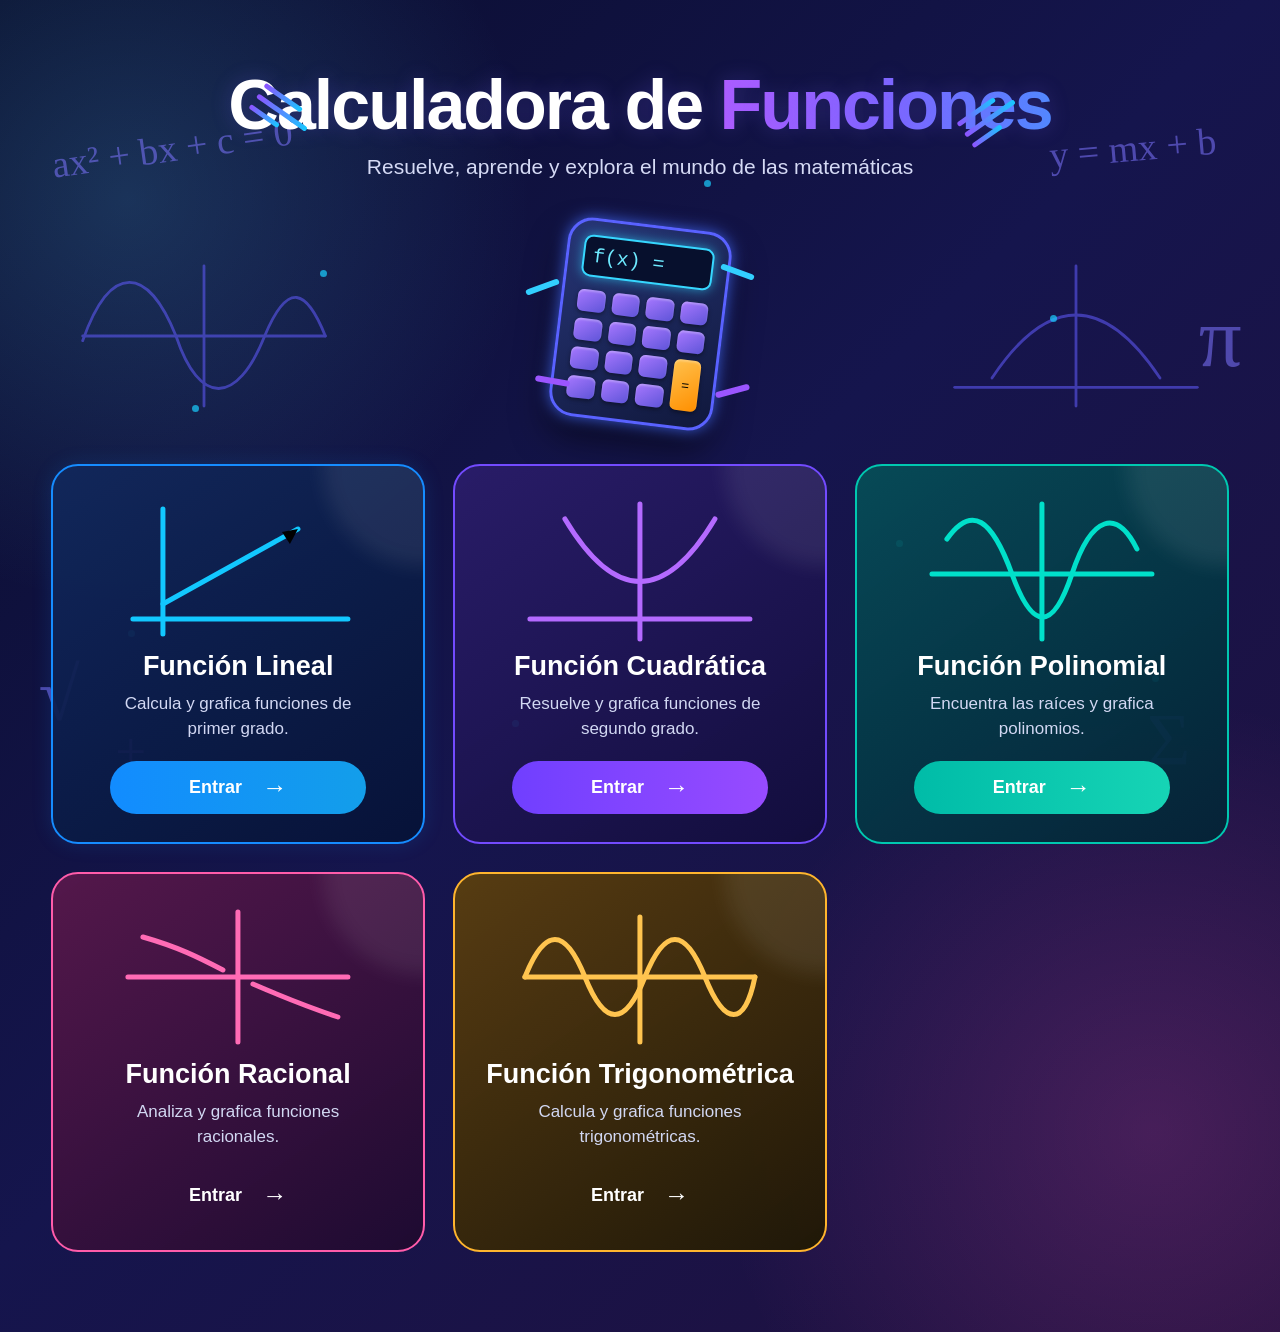
<file: index.html>
<!DOCTYPE html>
<html lang="es">
<head>
    <meta charset="UTF-8">
    <meta name="viewport" content="width=device-width, initial-scale=1.0">

    <title>Calculadora de Funciones</title>

    <link rel="stylesheet" href="css/style.css">
</head>

<body>

    <!-- FONDO MATEMÁTICO -->
    <div class="math-background">

        <span class="formula formula-1">ax² + bx + c = 0</span>
        <span class="formula formula-2">y = mx + b</span>
        <span class="formula formula-3">π</span>
        <span class="formula formula-4">√</span>
        <span class="formula formula-5">+</span>
        <span class="formula formula-6">Σ</span>

        <div class="graph graph-left">
            <svg viewBox="0 0 300 180">
                <line x1="20" y1="90" x2="280" y2="90" />
                <line x1="150" y1="15" x2="150" y2="165" />

                <path d="M20 95
                         C50 10, 90 15, 120 90
                         C145 165, 185 165, 215 90
                         C240 30, 260 40, 280 90" />
            </svg>
        </div>

        <div class="graph graph-right">
            <svg viewBox="0 0 300 180">
                <line x1="20" y1="145" x2="280" y2="145" />
                <line x1="150" y1="15" x2="150" y2="165" />

                <path d="M60 135
                         Q150 0 240 135" />
            </svg>
        </div>

    </div>


    <!-- CONTENIDO PRINCIPAL -->
    <main class="container">

        <!-- TITULO -->
        <header class="header">

            <div class="decor-lines left-lines">
                <span></span>
                <span></span>
                <span></span>
            </div>

            <h1>
                Calculadora de
                <span>Funciones</span>
            </h1>

            <p>
                Resuelve, aprende y explora el mundo de las matemáticas
            </p>

            <div class="decor-lines right-lines">
                <span></span>
                <span></span>
                <span></span>
            </div>

        </header>


        <!-- CALCULADORA DECORATIVA -->
        <section class="calculator-area">

            <div class="calculator">

                <div class="calculator-screen">
                    <span>f(x) =</span>
                </div>

                <div class="calculator-buttons">

                    <button></button>
                    <button></button>
                    <button></button>
                    <button></button>

                    <button></button>
                    <button></button>
                    <button></button>
                    <button></button>

                    <button></button>
                    <button></button>
                    <button></button>
                    <button class="equal">=</button>

                    <button></button>
                    <button></button>
                    <button></button>

                </div>

            </div>

            <div class="calculator-lines">
                <span></span>
                <span></span>
                <span></span>
                <span></span>
            </div>

        </section>


        <!-- TARJETAS DE FUNCIONES -->
        <section class="cards">


            <!-- LINEAL -->
            <article class="card linear-card">

                <div class="card-graph">

                    <svg viewBox="0 0 260 150">

                        <line x1="25" y1="125" x2="240" y2="125" />
                        <line x1="55" y1="140" x2="55" y2="15" />

                        <line x1="55" y1="110"
                              x2="190" y2="35" />

                        <polygon points="190,35 174,38 182,50" />

                    </svg>

                </div>

                <h2>Función Lineal</h2>

                <p>
                    Calcula y grafica funciones
                    de primer grado.
                </p>

                <a href="paginas/lineal.html" class="enter-button">
                    Entrar
                    <span>→</span>
                </a>

            </article>


            <!-- CUADRÁTICA -->
            <article class="card quadratic-card">

                <div class="card-graph">

                    <svg viewBox="0 0 260 150">

                        <line x1="20" y1="125" x2="240" y2="125" />
                        <line x1="130" y1="145" x2="130" y2="10" />

                        <path d="M55 25 Q130 150 205 25" />

                    </svg>

                </div>

                <h2>Función Cuadrática</h2>

                <p>
                    Resuelve y grafica funciones
                    de segundo grado.
                </p>

                <a href="paginas/cuadratica.html" class="enter-button">
                    Entrar
                    <span>→</span>
                </a>

            </article>


            <!-- POLINOMIAL -->
            <article class="card polynomial-card">

                <div class="card-graph">

                    <svg viewBox="0 0 260 150">

                        <line x1="20" y1="80" x2="240" y2="80" />
                        <line x1="130" y1="145" x2="130" y2="10" />

                        <path d="M35 45
                                 C60 10, 80 25, 100 80
                                 C120 135, 140 140, 160 80
                                 C180 20, 205 15, 225 55" />

                    </svg>

                </div>

                <h2>Función Polinomial</h2>

                <p>
                    Encuentra las raíces y grafica
                    polinomios.
                </p>

                <a href="paginas/polinomial.html" class="enter-button">
                    Entrar
                    <span>→</span>
                </a>

            </article>


            <!-- RACIONAL -->
            <article class="card rational-card">

                <div class="card-graph">

                    <svg viewBox="0 0 260 150">

                        <line x1="20" y1="75" x2="240" y2="75" />
                        <line x1="130" y1="10" x2="130" y2="140" />

                        <path d="M35 35
                                 C70 45, 90 55, 115 68" />

                        <path d="M145 82
                                 C175 95, 200 105, 230 115" />

                    </svg>

                </div>

                <h2>Función Racional</h2>

                <p>
                    Analiza y grafica funciones
                    racionales.
                </p>

                <a href="paginas/racional.html" class="enter-button">
                    Entrar
                    <span>→</span>
                </a>

            </article>


            <!-- TRIGONOMÉTRICA -->
            <article class="card trigonometric-card">

                <div class="card-graph">

                    <svg viewBox="0 0 260 150">

                        <line x1="15" y1="75" x2="245" y2="75" />
                        <line x1="130" y1="15" x2="130" y2="140" />

                        <path d="M15 75
                                 C35 25, 55 25, 75 75
                                 C95 125, 115 125, 135 75
                                 C155 25, 175 25, 195 75
                                 C215 125, 235 125, 245 75" />

                    </svg>

                </div>

                <h2>Función Trigonométrica</h2>

                <p>
                    Calcula y grafica funciones
                    trigonométricas.
                </p>

                <a href="paginas/trigonometrica.html" class="enter-button">
                    Entrar
                    <span>→</span>
                </a>

            </article>


        </section>

    </main>


    <!-- PARTICULAS -->
    <div class="particles">

        <span></span>
        <span></span>
        <span></span>
        <span></span>
        <span></span>
        <span></span>
        <span></span>
        <span></span>

    </div>


</body>
</html>
</file>
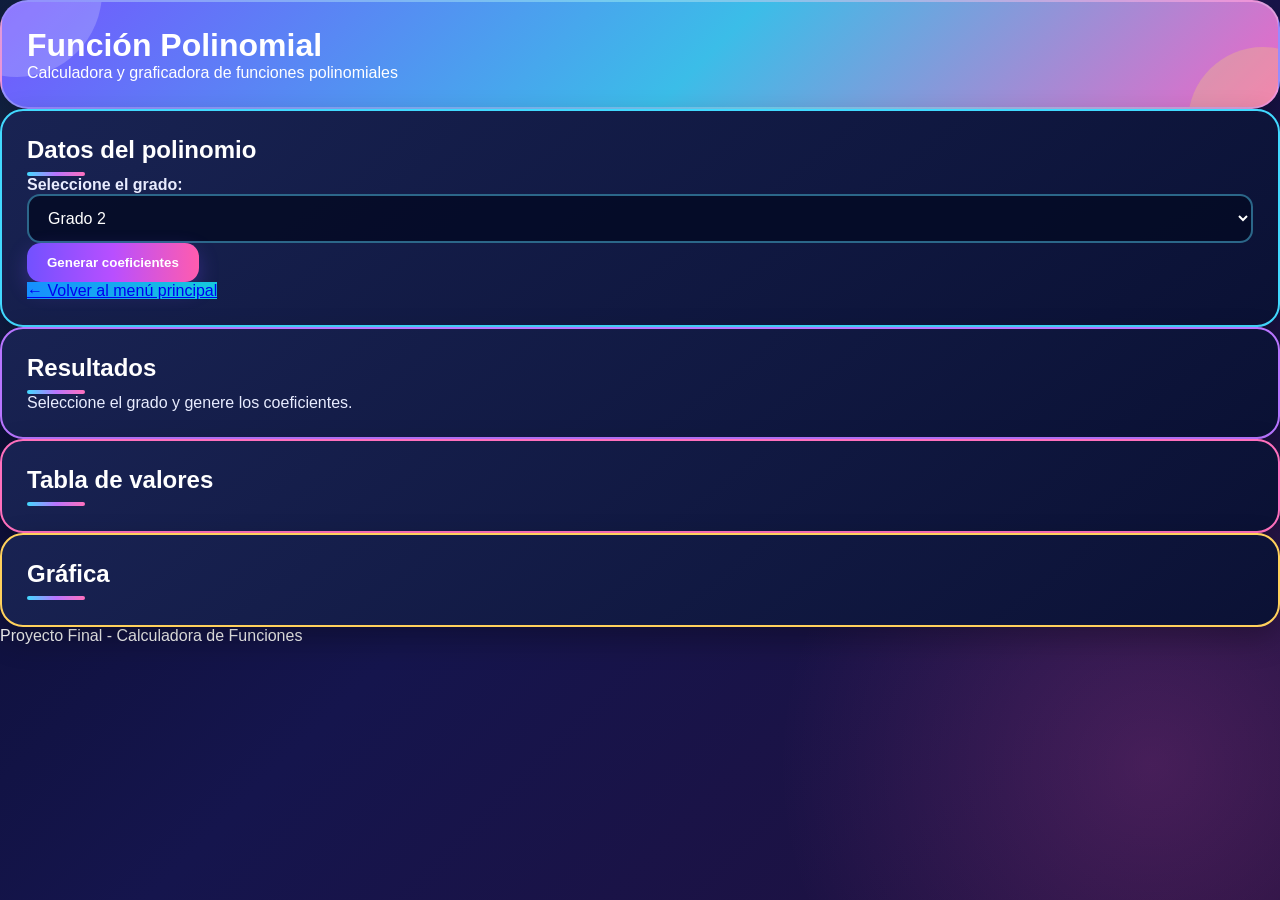
<file: paginas/polinomial.html>
<!DOCTYPE html>
<html lang="es">

<head>

    <meta charset="UTF-8">

    <meta name="viewport"
          content="width=device-width, initial-scale=1.0">

    <title>Función Polinomial</title>

    <link rel="stylesheet"
          href="../css/style.css">

    <script src="https://cdn.plot.ly/plotly-3.1.0.min.js"></script>

</head>


<body>

<header class="encabezado">

    <h1>Función Polinomial</h1>

    <p>
        Calculadora y graficadora de funciones polinomiales
    </p>

</header>


<main class="contenedor">


    <section>

        <h2>Datos del polinomio</h2>


        <label for="grado">
            Seleccione el grado:
        </label>


        <select id="grado">

            <option value="1">
                Grado 1
            </option>

            <option value="2" selected>
                Grado 2
            </option>

            <option value="3">
                Grado 3
            </option>

        </select>


        <button
            id="generar"
            type="button">

            Generar coeficientes

        </button>


        <div id="coeficientes"></div>


        <button
            id="calcular"
            type="button"
            style="display: none;">

            Calcular función

        </button>


        <a href="../index.html"
           class="volver">

            ← Volver al menú principal

        </a>

    </section>



    <section>

        <h2>Resultados</h2>

        <div id="resultado">

            Seleccione el grado y genere los coeficientes.

        </div>

    </section>



    <section>

        <h2>Tabla de valores</h2>

        <div id="tablaValores"></div>

    </section>



    <section>

        <h2>Gráfica</h2>

        <div id="graficaFuncion"></div>

    </section>


</main>


<footer>

    <p>
        Proyecto Final - Calculadora de Funciones
    </p>

</footer>


<script src="../js/polinomial.js"></script>

</body>

</html>
</file>
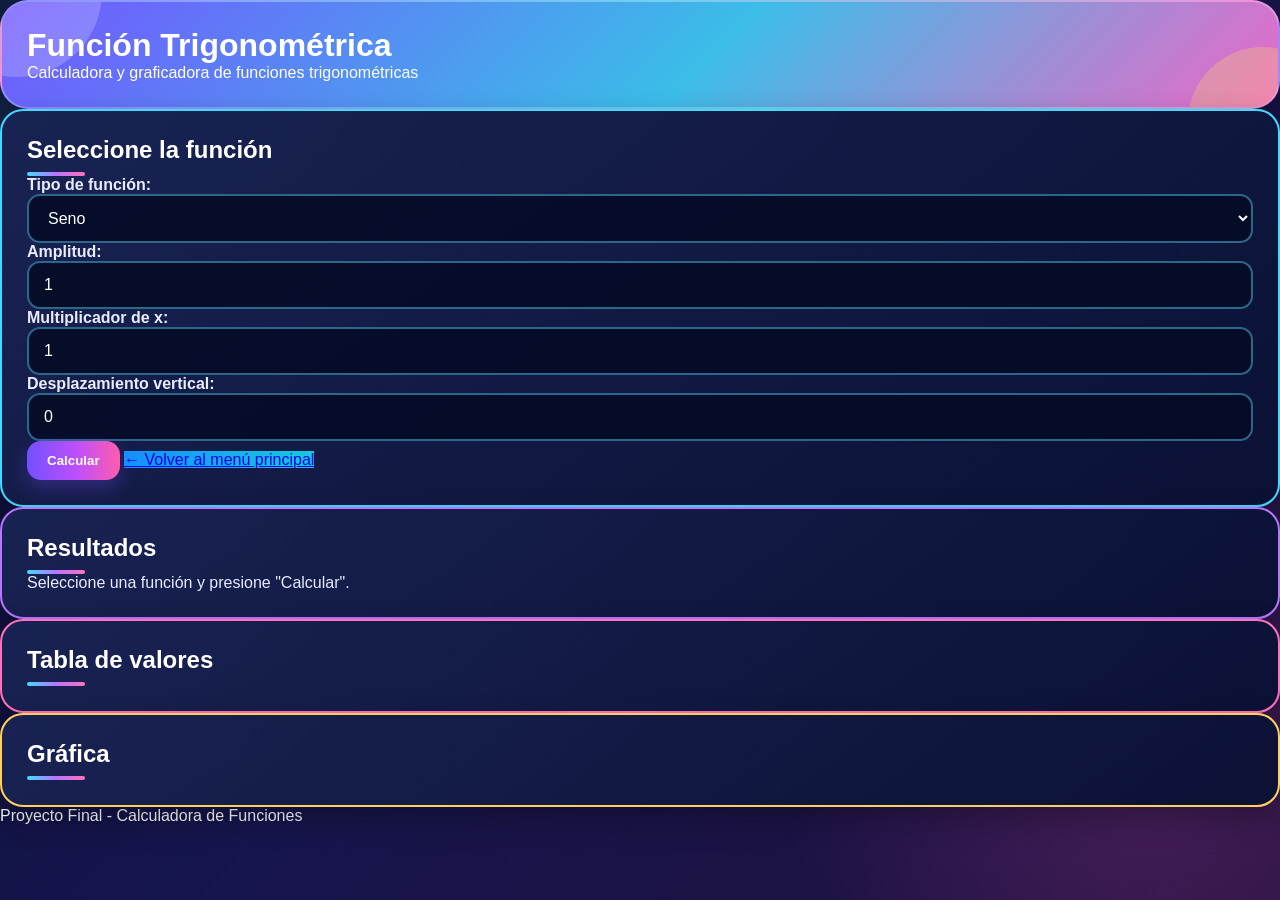
<file: paginas/trigonometrica.html>
<!DOCTYPE html>
<html lang="es">

<head>

    <meta charset="UTF-8">

    <meta name="viewport"
          content="width=device-width, initial-scale=1.0">

    <title>Función Trigonométrica</title>

    <link rel="stylesheet"
          href="../css/style.css">

    <!-- Plotly -->
    <script src="https://cdn.plot.ly/plotly-3.1.0.min.js"></script>

</head>


<body>

<header class="encabezado">

    <h1>Función Trigonométrica</h1>

    <p>
        Calculadora y graficadora de funciones trigonométricas
    </p>

</header>


<main class="contenedor">


    <section>

        <h2>Seleccione la función</h2>


        <label for="tipoFuncion">
            Tipo de función:
        </label>


        <select id="tipoFuncion">

            <option value="sin">
                Seno
            </option>

            <option value="cos">
                Coseno
            </option>

            <option value="tan">
                Tangente
            </option>

        </select>


        <label for="amplitud">
            Amplitud:
        </label>


        <input
            type="number"
            id="amplitud"
            value="1"
            step="0.1"
        >


        <label for="periodo">
            Multiplicador de x:
        </label>


        <input
            type="number"
            id="periodo"
            value="1"
            step="0.1"
        >


        <label for="desplazamiento">
            Desplazamiento vertical:
        </label>


        <input
            type="number"
            id="desplazamiento"
            value="0"
            step="0.1"
        >


        <button
            id="calcular"
            type="button">

            Calcular

        </button>


        <a
            href="../index.html"
            class="volver">

            ← Volver al menú principal

        </a>

    </section>



    <section>

        <h2>Resultados</h2>


        <div id="resultado">

            Seleccione una función y presione
            "Calcular".

        </div>

    </section>



    <section>

        <h2>Tabla de valores</h2>

        <div id="tablaValores"></div>

    </section>



    <section>

        <h2>Gráfica</h2>

        <div id="graficaFuncion"></div>

    </section>


</main>


<footer>

    <p>
        Proyecto Final - Calculadora de Funciones
    </p>

</footer>


<script src="../js/trigonometrica.js"></script>

</body>

</html>
</file>
<file: css/style.css>
/* ================================
   CONFIGURACIÓN GENERAL
================================ */

* {
    margin: 0;
    padding: 0;
    box-sizing: border-box;
}

html {
    scroll-behavior: smooth;
}

body {
    min-height: 100vh;
    font-family: "Segoe UI", Arial, sans-serif;
    color: white;

    background:
        radial-gradient(circle at 50% 25%, #172e69 0%, transparent 35%),
        linear-gradient(135deg, #030b24, #071544 50%, #080c2c);

    overflow-x: hidden;
}


/* ================================
   CONTENEDOR
================================ */

.container {
    position: relative;
    z-index: 5;

    width: min(1200px, 92%);
    margin: auto;

    padding: 65px 0 80px;
}


/* ================================
   FONDO MATEMÁTICO
================================ */

.math-background {
    position: fixed;
    inset: 0;

    pointer-events: none;
    z-index: 1;

    overflow: hidden;
}

.formula {
    position: absolute;

    font-family: "Cambria Math", serif;
    font-size: 38px;

    color: #7f76ff;

    opacity: 0.55;

    animation: floatFormula 6s ease-in-out infinite;
}

.formula-1 {
    left: 4%;
    top: 14%;
    transform: rotate(-8deg);
}

.formula-2 {
    right: 5%;
    top: 14%;
    transform: rotate(-5deg);

    animation-delay: 1s;
}

.formula-3 {
    right: 3%;
    top: 32%;

    font-size: 85px;

    animation-delay: 2s;
}

.formula-4 {
    left: 3%;
    bottom: 18%;

    font-size: 75px;

    animation-delay: 1.5s;
}

.formula-5 {
    left: 9%;
    bottom: 13%;

    font-size: 55px;

    color: #b45cff;
}

.formula-6 {
    right: 7%;
    bottom: 13%;

    font-size: 75px;

    color: #7059ff;

    animation-delay: 2.5s;
}


@keyframes floatFormula {

    0%,
    100% {
        transform: translateY(0) rotate(-5deg);
    }

    50% {
        transform: translateY(-18px) rotate(2deg);
    }
}


/* ================================
   GRAFICAS DEL FONDO
================================ */

.graph {
    position: absolute;

    width: 280px;

    opacity: 0.55;
}

.graph svg {
    width: 100%;
    height: auto;
}

.graph line,
.graph path {
    fill: none;

    stroke: #635cff;
    stroke-width: 3;

    stroke-linecap: round;
}

.graph-left {
    left: 5%;
    top: 28%;
}

.graph-right {
    right: 5%;
    top: 28%;
}

.graph-right path {
    stroke: #635cff;
}


/* ================================
   HEADER
================================ */

.header {
    position: relative;

    text-align: center;

    margin-bottom: 20px;
}

.header h1 {
    font-size: clamp(42px, 6vw, 70px);

    font-weight: 800;

    letter-spacing: -2px;

    text-shadow:
        0 0 20px rgba(120, 100, 255, 0.25);
}

.header h1 span {
    background: linear-gradient(
        90deg,
        #b15cff,
        #8066ff,
        #4f8cff
    );

    -webkit-background-clip: text;
    background-clip: text;

    color: transparent;
}

.header p {
    margin-top: 10px;

    font-size: 21px;

    color: #d5daf5;
}


/* ================================
   LINEAS DECORATIVAS
================================ */

.decor-lines {
    position: absolute;

    top: 35px;

    width: 70px;

    display: flex;
    flex-direction: column;

    gap: 8px;
}

.decor-lines span {
    height: 5px;

    border-radius: 20px;

    background: linear-gradient(
        90deg,
        #8e52ff,
        #17c8ff
    );
}

.left-lines {
    left: 17%;
    transform: rotate(35deg);
}

.right-lines {
    right: 17%;
    transform: rotate(-35deg);
}

.decor-lines span:nth-child(1) {
    width: 45px;
}

.decor-lines span:nth-child(2) {
    width: 60px;
}

.decor-lines span:nth-child(3) {
    width: 35px;
}


/* ================================
   CALCULADORA
================================ */

.calculator-area {
    position: relative;

    display: flex;
    justify-content: center;
    align-items: center;

    height: 250px;
}

.calculator {
    width: 165px;
    height: 200px;

    padding: 14px;

    border-radius: 25px;

    background:
        linear-gradient(145deg, #273576, #10183c);

    border: 3px solid #5962ff;

    box-shadow:
        0 0 15px rgba(69, 109, 255, 0.8),
        0 20px 35px rgba(0, 0, 0, 0.5);

    transform: rotate(7deg);

    animation: calculatorFloat 4s ease-in-out infinite;
}

@keyframes calculatorFloat {

    0%,
    100% {
        transform: translateY(0) rotate(7deg);
    }

    50% {
        transform: translateY(-12px) rotate(4deg);
    }
}

.calculator-screen {
    height: 42px;

    padding: 8px;

    border: 2px solid #36d7ff;

    border-radius: 9px;

    background: #07102d;

    color: #6eeaff;

    font-family: monospace;

    font-size: 20px;

    box-shadow:
        0 0 12px rgba(48, 215, 255, 0.6);
}

.calculator-buttons {
    display: grid;

    grid-template-columns: repeat(4, 1fr);

    gap: 7px;

    margin-top: 13px;
}

.calculator-buttons button {
    height: 22px;

    border: none;

    border-radius: 6px;

    background: linear-gradient(
        145deg,
        #a878ff,
        #5e54d8
    );

    box-shadow:
        inset 0 2px 2px rgba(255,255,255,0.25),
        0 2px 4px rgba(0,0,0,0.4);
}

.calculator-buttons .equal {
    height: 51px;

    grid-row: span 2;

    background: linear-gradient(
        145deg,
        #ffc14d,
        #ff8f00
    );
}


/* ================================
   DESTELLOS DE LA CALCULADORA
================================ */

.calculator-lines {
    position: absolute;

    width: 260px;
    height: 220px;

    pointer-events: none;
}

.calculator-lines span {
    position: absolute;

    width: 35px;
    height: 6px;

    border-radius: 20px;

    background: #32cfff;

    animation: sparkle 2s ease-in-out infinite;
}

.calculator-lines span:nth-child(1) {
    left: 15px;
    top: 70px;
    transform: rotate(-20deg);
}

.calculator-lines span:nth-child(2) {
    right: 15px;
    top: 55px;
    transform: rotate(20deg);
}

.calculator-lines span:nth-child(3) {
    left: 25px;
    bottom: 50px;
    transform: rotate(10deg);

    background: #9b55ff;
}

.calculator-lines span:nth-child(4) {
    right: 20px;
    bottom: 40px;
    transform: rotate(-15deg);

    background: #9b55ff;
}

@keyframes sparkle {

    0%,
    100% {
        opacity: 0.4;
        transform: scale(0.8);
    }

    50% {
        opacity: 1;
        transform: scale(1.15);
    }
}


/* ================================
   TARJETAS
================================ */

.cards {
    display: grid;

    grid-template-columns:
        repeat(3, 1fr);

    gap: 28px;

    margin-top: 15px;
}

.card {
    position: relative;

    min-height: 380px;

    padding: 25px;

    text-align: center;

    border-radius: 27px;

    background:
        linear-gradient(
            145deg,
            rgba(18, 40, 92, 0.95),
            rgba(6, 18, 55, 0.95)
        );

    border: 2px solid;

    overflow: hidden;

    transition:
        transform 0.35s ease,
        box-shadow 0.35s ease;
}


/* efecto hover */

.card:hover {
    transform: translateY(-12px) scale(1.02);
}

.card::before {
    content: "";

    position: absolute;

    width: 200px;
    height: 200px;

    border-radius: 50%;

    top: -100px;
    right: -100px;

    background: rgba(255,255,255,0.08);

    filter: blur(10px);
}


/* COLORES DE TARJETAS */

.linear-card {
    border-color: #168cff;

    box-shadow:
        0 0 20px rgba(22, 140, 255, 0.15);
}

.linear-card:hover {
    box-shadow:
        0 0 35px rgba(22, 140, 255, 0.45);
}

.quadratic-card {
    border-color: #734bff;

    background:
        linear-gradient(
            145deg,
            rgba(44, 30, 108, 0.9),
            rgba(18, 13, 60, 0.95)
        );
}

.quadratic-card:hover {
    box-shadow:
        0 0 35px rgba(115, 75, 255, 0.45);
}

.polynomial-card {
    border-color: #00c8b0;

    background:
        linear-gradient(
            145deg,
            rgba(5, 80, 88, 0.9),
            rgba(4, 35, 54, 0.95)
        );
}

.polynomial-card:hover {
    box-shadow:
        0 0 35px rgba(0, 200, 176, 0.45);
}


/* ================================
   GRAFICAS DE TARJETAS
================================ */

.card-graph {
    height: 155px;

    display: flex;
    justify-content: center;
    align-items: center;
}

.card-graph svg {
    width: 100%;
    height: 150px;
}

.card-graph line,
.card-graph path {
    fill: none;

    stroke-width: 5;

    stroke-linecap: round;

    stroke-linejoin: round;
}

.linear-card .card-graph line,
.linear-card .card-graph path {
    stroke: #12c8ff;
}

.quadratic-card .card-graph line,
.quadratic-card .card-graph path {
    stroke: #b46aff;
}

.polynomial-card .card-graph line,
.polynomial-card .card-graph path {
    stroke: #00e0ca;
}


/* ================================
   TITULOS
================================ */

.card h2 {
    position: relative;

    font-size: 27px;

    margin-top: 5px;

    color: white;
}

.card p {
    position: relative;

    margin: 10px auto 20px;

    max-width: 260px;

    color: #d2d8f3;

    font-size: 17px;

    line-height: 1.45;
}


/* ================================
   BOTON ENTRAR
================================ */

.enter-button {
    position: relative;

    display: flex;

    align-items: center;
    justify-content: center;

    gap: 20px;

    width: 80%;

    margin: auto;

    padding: 12px 20px;

    border-radius: 30px;

    color: white;

    text-decoration: none;

    font-size: 18px;

    font-weight: 700;

    transition:
        transform 0.25s ease,
        box-shadow 0.25s ease;
}

.enter-button span {
    font-size: 25px;

    transition:
        transform 0.25s ease;
}

.enter-button:hover {
    transform: scale(1.05);
}

.enter-button:hover span {
    transform: translateX(6px);
}

.linear-card .enter-button {
    background: linear-gradient(
        90deg,
        #128cff,
        #139eea
    );
}

.quadratic-card .enter-button {
    background: linear-gradient(
        90deg,
        #703fff,
        #974bff
    );
}

.polynomial-card .enter-button {
    background: linear-gradient(
        90deg,
        #00bca8,
        #16d4b5
    );
}


/* ================================
   PARTICULAS
================================ */

.particles {
    position: fixed;

    inset: 0;

    pointer-events: none;

    z-index: 2;
}

.particles span {
    position: absolute;

    width: 7px;
    height: 7px;

    border-radius: 50%;

    background: #19cfff;

    opacity: 0.7;

    animation: particleFloat 7s infinite ease-in-out;
}

.particles span:nth-child(1) {
    left: 10%;
    top: 70%;
}

.particles span:nth-child(2) {
    left: 25%;
    top: 30%;

    animation-delay: 1s;
}

.particles span:nth-child(3) {
    left: 40%;
    top: 80%;

    animation-delay: 2s;
}

.particles span:nth-child(4) {
    left: 55%;
    top: 20%;

    animation-delay: 3s;
}

.particles span:nth-child(5) {
    left: 70%;
    top: 60%;

    animation-delay: 1.5s;
}

.particles span:nth-child(6) {
    left: 82%;
    top: 35%;

    animation-delay: 2.5s;
}

.particles span:nth-child(7) {
    left: 90%;
    top: 75%;

    animation-delay: 3.5s;
}

.particles span:nth-child(8) {
    left: 15%;
    top: 45%;

    animation-delay: 4s;
}


@keyframes particleFloat {

    0%,
    100% {
        transform: translateY(0);
        opacity: 0.3;
    }

    50% {
        transform: translateY(-30px);
        opacity: 1;
    }
}


/* ================================
   RESPONSIVE
================================ */

@media (max-width: 900px) {

    .cards {
        grid-template-columns: 1fr;
        max-width: 500px;
        margin-left: auto;
        margin-right: auto;
    }

    .card {
        min-height: 360px;
    }

    .graph {
        opacity: 0.25;
    }

    .left-lines,
    .right-lines {
        display: none;
    }
}


@media (max-width: 600px) {

    .container {
        padding-top: 40px;
    }

    .header h1 {
        font-size: 40px;
    }

    .header p {
        font-size: 16px;
    }

    .formula {
        font-size: 25px;
    }

    .calculator-area {
        height: 220px;
    }
}
/* ================================
   RACIONAL
================================ */

.rational-card {
    border-color: #ff5caa;

    background:
        linear-gradient(
            145deg,
            rgba(92, 25, 76, 0.9),
            rgba(30, 10, 48, 0.95)
        );
}

.rational-card:hover {
    box-shadow:
        0 0 35px rgba(255, 92, 170, 0.45);
}

.rational-card .card-graph line,
.rational-card .card-graph path {
    stroke: #ff6bb5;
}


/* ================================
   TRIGONOMÉTRICA
================================ */

.trigonometric-card {
    border-color: #ffb52e;

    background:
        linear-gradient(
            145deg,
            rgba(94, 65, 12, 0.9),
            rgba(32, 24, 5, 0.95)
        );
}

.trigonometric-card:hover {
    box-shadow:
        0 0 35px rgba(255, 181, 46, 0.45);
}

.trigonometric-card .card-graph line,
.trigonometric-card .card-graph path {
    stroke: #ffc44f;
}


/* ================================
   ANIMACIÓN DE LAS GRÁFICAS
================================ */

.card-graph path {
    stroke-dasharray: 500;
    stroke-dashoffset: 500;

    animation: drawGraph 3s ease forwards;
}

@keyframes drawGraph {

    to {
        stroke-dashoffset: 0;
    }

}
/* =====================================================
   ESTILO COLORIDO PARA LAS PANTALLAS DE FUNCIONES
   ===================================================== */

/* Fondo general */
body {
    background:
        radial-gradient(circle at 10% 15%, rgba(91, 214, 255, 0.18), transparent 25%),
        radial-gradient(circle at 90% 85%, rgba(255, 91, 196, 0.18), transparent 27%),
        linear-gradient(135deg, #090d2d, #15154d 48%, #21103e);

    color: white;
}


/* =====================================================
   ENCABEZADO
   ===================================================== */

.encabezado {
    position: relative;
    overflow: hidden;

    border-radius: 28px;

    background: linear-gradient(
        135deg,
        #7357ff,
        #3bbde8 55%,
        #ee67c7
    );

    border: 2px solid rgba(255, 255, 255, 0.28);

    box-shadow:
        0 15px 35px rgba(0, 0, 0, 0.30);

    padding: 25px;
}


/* Decoración del encabezado */

.encabezado::before {
    content: "";

    position: absolute;

    width: 170px;
    height: 170px;

    left: -70px;
    top: -95px;

    border-radius: 50%;

    background: rgba(255, 255, 255, 0.20);
}


.encabezado::after {
    content: "";

    position: absolute;

    width: 150px;
    height: 150px;

    right: -60px;
    bottom: -90px;

    border-radius: 50%;

    background: rgba(255, 225, 90, 0.25);
}


/* Mantiene el texto encima de la decoración */

.encabezado h1,
.encabezado p {
    position: relative;
    z-index: 1;
}


/* =====================================================
   CONTENEDOR DE LAS PANTALLAS
   ===================================================== */

.contenedor {
    position: relative;
    z-index: 2;
}


/* =====================================================
   TARJETAS / SECCIONES
   ===================================================== */

.contenedor section {
    position: relative;

    overflow: hidden;

    border-radius: 23px;

    background: linear-gradient(
        145deg,
        rgba(25, 35, 83, 0.97),
        rgba(10, 17, 52, 0.98)
    );

    border: 2px solid rgba(255, 255, 255, 0.16);

    box-shadow:
        0 12px 30px rgba(0, 0, 0, 0.28);

    padding: 25px;
}


/* Diferentes colores para las tarjetas */

.contenedor section:nth-child(1) {
    border-color: #42d9ff;
}


.contenedor section:nth-child(2) {
    border-color: #b875ff;
}


.contenedor section:nth-child(3) {
    border-color: #ff70bd;
}


.contenedor section:nth-child(4) {
    border-color: #ffd15c;
}


/* =====================================================
   TITULOS
   ===================================================== */

.contenedor h2 {
    color: white;
}


.contenedor h2::after {
    content: "";

    display: block;

    width: 58px;
    height: 4px;

    margin-top: 8px;

    border-radius: 10px;

    background: linear-gradient(
        90deg,
        #42d9ff,
        #b875ff,
        #ff70bd
    );
}


/* =====================================================
   ETIQUETAS
   ===================================================== */

.contenedor label {
    color: #e9ecff;

    font-weight: bold;
}


/* =====================================================
   CAMPOS DE TEXTO
   ===================================================== */

.contenedor input,
.contenedor select {
    width: 100%;

    padding: 13px 15px;

    border: 2px solid rgba(92, 213, 255, 0.45);

    border-radius: 13px;

    background: rgba(5, 12, 38, 0.90);

    color: white;

    font-size: 16px;

    outline: none;

    transition: 0.2s;
}


/* Cuando hacemos clic en un campo */

.contenedor input:focus,
.contenedor select:focus {
    border-color: #58dcff;

    box-shadow:
        0 0 0 4px rgba(88, 220, 255, 0.12),
        0 0 15px rgba(88, 220, 255, 0.25);
}


/* Texto de ejemplo */

.contenedor input::placeholder {
    color: #aab6df;
}


/* =====================================================
   BOTONES
   ===================================================== */

.contenedor button,
.contenedor .boton {
    border: none;

    border-radius: 14px;

    padding: 12px 20px;

    background: linear-gradient(
        90deg,
        #7251ff,
        #b84fff,
        #ff5cae
    );

    color: white;

    font-weight: bold;

    cursor: pointer;

    box-shadow:
        0 8px 20px rgba(122, 75, 255, 0.30);

    transition: 0.2s;
}


/* Efecto al pasar el mouse */

.contenedor button:hover,
.contenedor .boton:hover {
    transform: translateY(-3px);

    box-shadow:
        0 12px 25px rgba(190, 74, 255, 0.40);
}


/* =====================================================
   BOTÓN REGRESAR
   ===================================================== */

.contenedor .volver {
    background: linear-gradient(
        90deg,
        #168fff,
        #16c9dc
    );
}


/* =====================================================
   RESULTADOS
   ===================================================== */

#resultado,
#tablaValores {
    color: #e8ecff;
}


#resultado strong {
    color: #6fe7ff;
}


/* =====================================================
   TABLAS
   ===================================================== */

#tablaValores table {
    width: 100%;

    border-collapse: collapse;

    border-radius: 12px;

    overflow: hidden;
}


#tablaValores th {
    background: linear-gradient(
        90deg,
        #7352ff,
        #b94fff
    );

    color: white;

    padding: 10px;
}


#tablaValores td {
    color: #edf0ff;

    padding: 9px;

    text-align: center;

    border-bottom: 1px solid rgba(255, 255, 255, 0.12);
}


/* Filas alternadas */

#tablaValores tr:nth-child(even) td {
    background: rgba(255, 255, 255, 0.05);
}


/* =====================================================
   GRÁFICA
   ===================================================== */

#graficaFuncion {
    border-radius: 16px;

    overflow: hidden;

    background: rgba(255, 255, 255, 0.035);
}


/* =====================================================
   DISEÑO PARA CELULAR
   ===================================================== */

@media (max-width: 800px) {

    .contenedor {
        grid-template-columns: 1fr;
    }

    .contenedor section {
        padding: 20px;
    }

}
</file>
